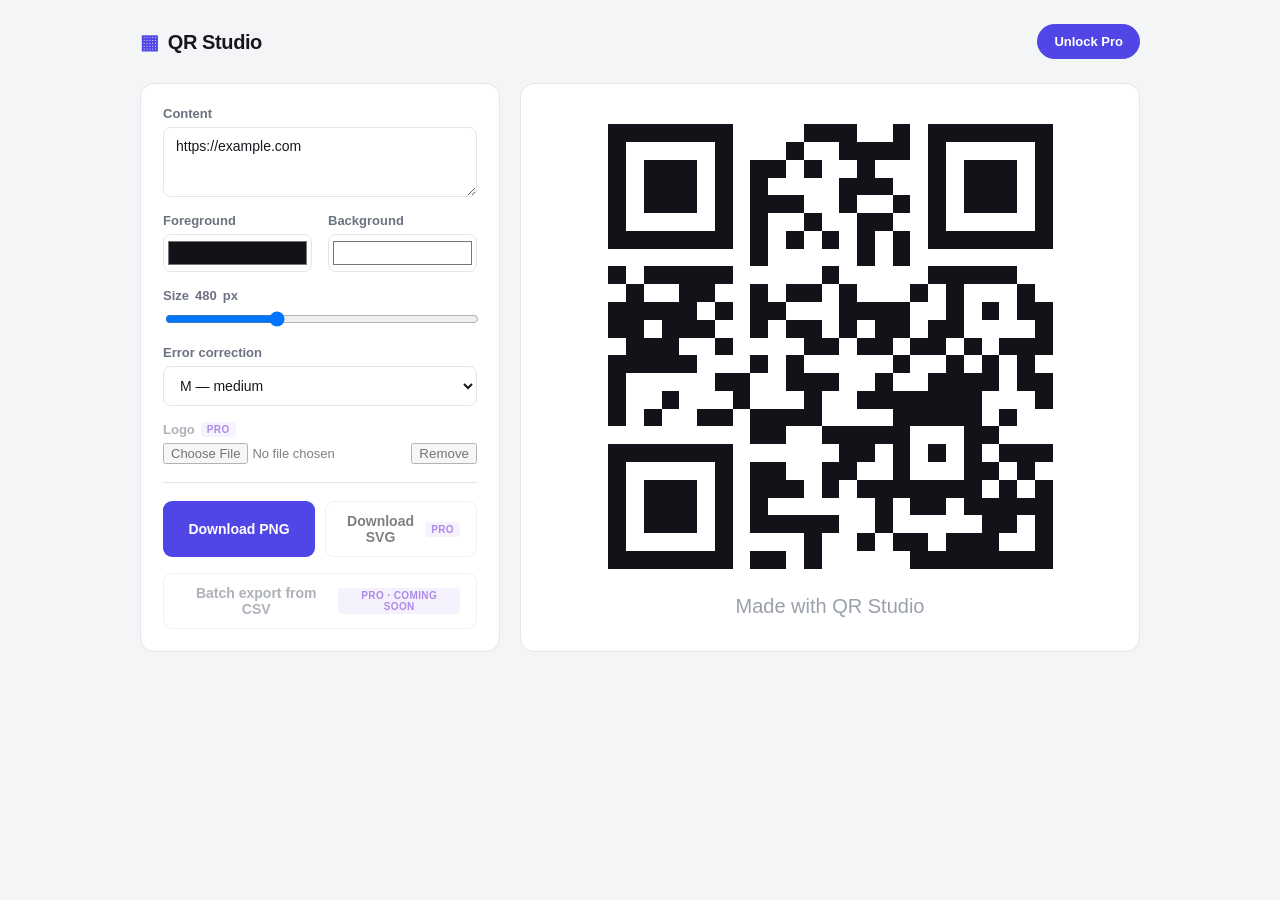
<file: index.html>
<!DOCTYPE html>
<html lang="en">
<head>
<meta charset="UTF-8">
<meta name="viewport" content="width=device-width, initial-scale=1.0">
<title>QR Studio — Custom QR Code Generator</title>
<meta name="description" content="Create branded QR codes with your own colors and logo. Free PNG export, Pro vector SVG for print.">
<link rel="stylesheet" href="style.css">
</head>
<body>
  <div id="app">
    <header class="topbar">
      <div class="brand">
        <span class="brand-mark">▦</span> QR Studio
      </div>
      <button id="pro-badge" class="pro-badge">Unlock Pro</button>
    </header>

    <main class="layout">
      <section class="panel controls">
        <label class="field">
          <span class="field-label">Content</span>
          <textarea id="content-input" rows="3" placeholder="https://example.com or any text">https://example.com</textarea>
        </label>

        <div class="field-row">
          <label class="field">
            <span class="field-label">Foreground</span>
            <input type="color" id="fg-color" value="#111318">
          </label>
          <label class="field">
            <span class="field-label">Background</span>
            <input type="color" id="bg-color" value="#ffffff">
          </label>
        </div>

        <label class="field">
          <span class="field-label">Size <span id="size-value">480</span>px</span>
          <input type="range" id="size-input" min="200" max="1000" step="20" value="480">
        </label>

        <label class="field">
          <span class="field-label">Error correction</span>
          <select id="ecl-input">
            <option value="L">L — low (smallest)</option>
            <option value="M" selected>M — medium</option>
            <option value="Q">Q — quartile</option>
            <option value="H">H — high (best with logo)</option>
          </select>
        </label>

        <div class="field pro-field" id="logo-field">
          <span class="field-label">Logo <span class="tag">Pro</span></span>
          <div class="logo-row">
            <input type="file" id="logo-input" accept="image/*">
            <button id="logo-clear" type="button">Remove</button>
          </div>
        </div>

        <div class="divider"></div>

        <div class="export-row">
          <button id="export-png" class="btn btn-primary">Download PNG</button>
          <button id="export-svg" class="btn btn-secondary pro-field" data-pro-gate="1">
            Download SVG <span class="tag">Pro</span>
          </button>
        </div>
        <button id="export-batch" class="btn btn-ghost pro-field" data-pro-gate="1" disabled>
          Batch export from CSV <span class="tag">Pro · coming soon</span>
        </button>
      </section>

      <section class="panel preview">
        <canvas id="preview-canvas"></canvas>
      </section>
    </main>
  </div>

  <div id="unlock-modal" class="modal-overlay hidden">
    <div class="modal">
      <button class="modal-close" id="modal-close">&times;</button>
      <h2>Unlock QR Studio Pro</h2>
      <ul class="pro-list">
        <li>Embed your logo in the QR code</li>
        <li>Export crisp vector SVG for print</li>
        <li>Remove the "Made with QR Studio" watermark</li>
        <li>Batch export from a CSV list (coming soon)</li>
      </ul>
      <a id="buy-link" class="btn btn-primary buy-btn" href="#" target="_blank" rel="noopener">Buy Pro — one-time payment</a>
      <p class="modal-hint">Already purchased? Enter the unlock code you received:</p>
      <div class="unlock-row">
        <input type="text" id="unlock-code" placeholder="Unlock code">
        <button id="unlock-submit" class="btn btn-secondary">Unlock</button>
      </div>
      <p class="modal-error hidden" id="unlock-error">That code doesn't look right.</p>
    </div>
  </div>

  <div id="toast" class="toast hidden"></div>

  <script src="vendor/qrcode.min.js"></script>
  <script src="script.js"></script>
</body>
</html>
</file>
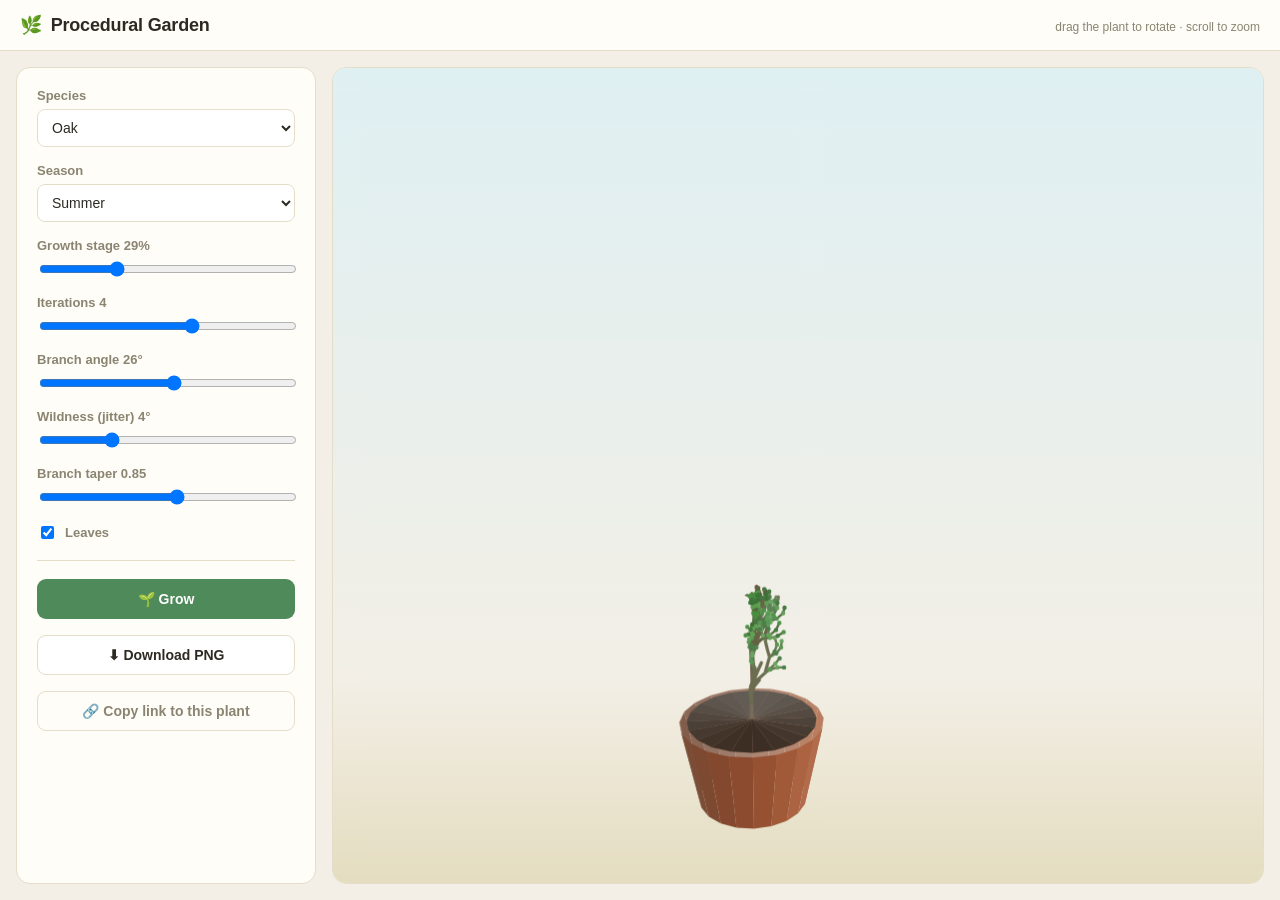
<file: garden/index.html>
<!DOCTYPE html>
<html lang="en">
<head>
<meta charset="UTF-8">
<meta name="viewport" content="width=device-width, initial-scale=1.0">
<title>Procedural Garden — L-system tree generator</title>
<meta name="description" content="Grow unique procedural trees and plants from L-system grammars.">
<link rel="stylesheet" href="style.css">
</head>
<body>
  <div id="app">
    <header class="topbar">
      <div class="brand"><span class="brand-mark">🌿</span> Procedural Garden</div>
      <div class="hint" id="hint-text">drag the plant to rotate · scroll to zoom</div>
    </header>

    <main class="layout">
      <section class="panel controls">
        <label class="field">
          <span class="field-label">Species</span>
          <select id="preset-input">
            <optgroup label="Real species">
              <option value="oak" selected>Oak</option>
              <option value="willow">Weeping Willow</option>
              <option value="pine">Pine</option>
              <option value="sakura">Sakura</option>
              <option value="bonsai">Bonsai Juniper</option>
            </optgroup>
            <optgroup label="Abstract">
              <option value="fractalPlant">Fractal Plant</option>
              <option value="binaryTree">Young Sapling</option>
              <option value="bushyShrub">Bushy Shrub</option>
              <option value="sparseTree">Sparse Tree</option>
            </optgroup>
          </select>
        </label>

        <label class="field">
          <span class="field-label">Season</span>
          <select id="season-input">
            <option value="spring">Spring</option>
            <option value="summer" selected>Summer</option>
            <option value="autumn">Autumn</option>
            <option value="winter">Winter</option>
          </select>
        </label>

        <label class="field">
          <span class="field-label">Growth stage <span id="age-value">100</span>%</span>
          <input type="range" id="age-input" min="0" max="100" step="1" value="100">
        </label>

        <label class="field">
          <span class="field-label">Iterations <span id="iter-value">5</span></span>
          <input type="range" id="iter-input" min="1" max="6" step="1" value="5">
        </label>

        <label class="field">
          <span class="field-label">Branch angle <span id="angle-value">22</span>°</span>
          <input type="range" id="angle-input" min="5" max="45" step="1" value="22">
        </label>

        <label class="field">
          <span class="field-label">Wildness (jitter) <span id="jitter-value">4</span>°</span>
          <input type="range" id="jitter-input" min="0" max="15" step="1" value="4">
        </label>

        <label class="field">
          <span class="field-label">Branch taper <span id="decay-value">0.90</span></span>
          <input type="range" id="decay-input" min="0.7" max="0.98" step="0.01" value="0.90">
        </label>

        <label class="field field-inline">
          <input type="checkbox" id="leaves-input" checked>
          <span class="field-label">Leaves</span>
        </label>

        <div class="divider"></div>

        <button id="grow-btn" class="btn btn-primary">🌱 Grow</button>
        <button id="download-btn" class="btn btn-secondary">⬇ Download PNG</button>
        <button id="share-btn" class="btn btn-ghost">🔗 Copy link to this plant</button>
      </section>

      <section class="panel preview">
        <canvas id="tree-canvas"></canvas>
      </section>
    </main>
  </div>

  <div id="toast" class="toast"></div>

  <script src="script.js"></script>
</body>
</html>
</file>
<file: style.css>
:root {
  --bg: #f4f5f7;
  --panel: #ffffff;
  --border: #e3e5ea;
  --text: #16181d;
  --muted: #6b7280;
  --accent: #4f46e5;
  --accent-ink: #ffffff;
  --danger: #dc2626;
}

* { box-sizing: border-box; }

html, body {
  margin: 0;
  min-height: 100%;
  background: var(--bg);
  color: var(--text);
  font-family: -apple-system, "Segoe UI", Roboto, Helvetica, Arial, sans-serif;
}

#app {
  max-width: 1040px;
  margin: 0 auto;
  padding: 0 20px 60px;
}

.topbar {
  display: flex;
  align-items: center;
  justify-content: space-between;
  padding: 24px 0;
}

.brand {
  font-size: 20px;
  font-weight: 800;
  letter-spacing: -0.02em;
}

.brand-mark {
  color: var(--accent);
  margin-right: 4px;
}

.pro-badge {
  font-family: inherit;
  font-size: 13px;
  font-weight: 700;
  padding: 9px 16px;
  border-radius: 999px;
  border: 1px solid var(--accent);
  background: var(--accent);
  color: var(--accent-ink);
  cursor: pointer;
}

.pro-badge.is-pro {
  background: #ecfdf5;
  border-color: #10b981;
  color: #047857;
  cursor: default;
}

.layout {
  display: grid;
  grid-template-columns: 360px 1fr;
  gap: 20px;
}

@media (max-width: 760px) {
  .layout { grid-template-columns: 1fr; }
}

.panel {
  background: var(--panel);
  border: 1px solid var(--border);
  border-radius: 14px;
  padding: 22px;
}

.controls { display: flex; flex-direction: column; gap: 16px; }

.field { display: flex; flex-direction: column; gap: 6px; }

.field-row { display: flex; gap: 16px; }
.field-row .field { flex: 1; }

.field-label {
  font-size: 13px;
  font-weight: 600;
  color: var(--muted);
  display: flex;
  align-items: center;
  gap: 6px;
}

textarea, select, input[type="text"] {
  font-family: inherit;
  font-size: 14px;
  padding: 10px 12px;
  border-radius: 8px;
  border: 1px solid var(--border);
  background: #fff;
  color: var(--text);
  resize: vertical;
}

input[type="color"] {
  width: 100%;
  height: 38px;
  padding: 2px;
  border-radius: 8px;
  border: 1px solid var(--border);
  background: #fff;
  cursor: pointer;
}

input[type="range"] { width: 100%; }

input[type="file"] { font-size: 13px; flex: 1; min-width: 0; }

.logo-row { display: flex; gap: 8px; align-items: center; }

.tag {
  font-size: 10px;
  font-weight: 800;
  letter-spacing: 0.04em;
  text-transform: uppercase;
  padding: 2px 6px;
  border-radius: 4px;
  background: #ede9fe;
  color: #6d28d9;
}

.pro-field.locked { opacity: 0.55; }
.pro-field.locked input, .pro-field.locked select { pointer-events: none; }

.divider { height: 1px; background: var(--border); margin: 2px 0; }

.export-row { display: flex; gap: 10px; }

.btn {
  font-family: inherit;
  font-size: 14px;
  font-weight: 600;
  padding: 11px 16px;
  border-radius: 9px;
  border: 1px solid transparent;
  cursor: pointer;
  text-align: center;
  text-decoration: none;
  display: inline-flex;
  align-items: center;
  justify-content: center;
  gap: 6px;
  flex: 1;
}

.btn-primary { background: var(--accent); color: #fff; }
.btn-secondary { background: #fff; border-color: var(--border); color: var(--text); }
.btn-ghost { background: transparent; border-color: var(--border); color: var(--muted); width: 100%; }
.btn[disabled] { cursor: not-allowed; }

.preview {
  display: flex;
  align-items: center;
  justify-content: center;
  min-height: 420px;
}

#preview-canvas {
  max-width: 100%;
  image-rendering: pixelated;
  border-radius: 10px;
}

.modal-overlay {
  position: fixed;
  inset: 0;
  background: rgba(10, 10, 15, 0.5);
  display: flex;
  align-items: center;
  justify-content: center;
  padding: 20px;
}

.modal-overlay.hidden { display: none; }

.modal {
  position: relative;
  background: #fff;
  border-radius: 16px;
  padding: 28px;
  max-width: 420px;
  width: 100%;
}

.modal-close {
  position: absolute;
  top: 14px;
  right: 14px;
  font-size: 20px;
  background: none;
  border: none;
  color: var(--muted);
  cursor: pointer;
}

.modal h2 { margin: 0 0 14px; font-size: 19px; }

.pro-list {
  margin: 0 0 18px;
  padding-left: 18px;
  font-size: 14px;
  line-height: 1.9;
  color: var(--text);
}

.buy-btn { width: 100%; margin-bottom: 18px; }

.modal-hint { font-size: 13px; color: var(--muted); margin: 0 0 8px; }

.unlock-row { display: flex; gap: 8px; }
.unlock-row input { flex: 1; }

.modal-error { color: var(--danger); font-size: 13px; margin: 8px 0 0; }
.modal-error.hidden { display: none; }

.toast {
  position: fixed;
  left: 50%;
  bottom: 28px;
  transform: translateX(-50%);
  background: #111318;
  color: #fff;
  padding: 12px 18px;
  border-radius: 9px;
  font-size: 14px;
  transition: opacity 200ms ease;
}

.toast.hidden { opacity: 0; pointer-events: none; }
</file>
<file: garden/style.css>
:root {
  --bg: #f3efe6;
  --panel: #fffdf8;
  --border: #e4ddc9;
  --text: #2c2a22;
  --muted: #8a8471;
  --accent: #4f8a5b;
  --accent-ink: #ffffff;
}

* { box-sizing: border-box; }

html, body {
  margin: 0;
  height: 100%;
  background: var(--bg);
  color: var(--text);
  font-family: -apple-system, "Segoe UI", Roboto, sans-serif;
  overflow: hidden;
}

#app {
  display: flex;
  flex-direction: column;
  height: 100vh;
}

.topbar {
  display: flex;
  align-items: baseline;
  justify-content: space-between;
  gap: 12px;
  padding: 14px 20px;
  background: var(--panel);
  border-bottom: 1px solid var(--border);
  flex-wrap: wrap;
}

.brand {
  font-size: 18px;
  font-weight: 800;
  letter-spacing: -0.01em;
}

.brand-mark { margin-right: 4px; }

.hint {
  font-size: 12px;
  color: var(--muted);
}

.layout {
  flex: 1;
  display: grid;
  grid-template-columns: 300px 1fr;
  gap: 16px;
  padding: 16px;
  min-height: 0;
}

@media (max-width: 720px) {
  .layout { grid-template-columns: 1fr; }
}

.panel {
  background: var(--panel);
  border: 1px solid var(--border);
  border-radius: 14px;
  padding: 20px;
}

.controls {
  display: flex;
  flex-direction: column;
  gap: 16px;
  overflow-y: auto;
}

.field { display: flex; flex-direction: column; gap: 6px; }

.field-inline {
  flex-direction: row;
  align-items: center;
  gap: 8px;
}

.field-label {
  font-size: 13px;
  font-weight: 600;
  color: var(--muted);
}

select, input[type="range"] { width: 100%; }

select {
  font-family: inherit;
  font-size: 14px;
  padding: 9px 10px;
  border-radius: 8px;
  border: 1px solid var(--border);
  background: #fff;
  color: var(--text);
}

.divider { height: 1px; background: var(--border); margin: 2px 0; }

.btn {
  font-family: inherit;
  font-size: 14px;
  font-weight: 600;
  padding: 11px 16px;
  border-radius: 9px;
  border: 1px solid transparent;
  cursor: pointer;
  width: 100%;
}

.btn-primary { background: var(--accent); color: var(--accent-ink); }
.btn-secondary { background: #fff; border-color: var(--border); color: var(--text); }
.btn-ghost { background: transparent; border-color: var(--border); color: var(--muted); }

.toast {
  position: fixed;
  left: 50%;
  bottom: 24px;
  transform: translateX(-50%);
  background: #2c2a22;
  color: #fff;
  padding: 10px 18px;
  border-radius: 8px;
  font-size: 13px;
  opacity: 0;
  pointer-events: none;
  transition: opacity 200ms ease;
}

.toast.show { opacity: 1; }

.preview {
  padding: 0;
  overflow: hidden;
  min-height: 0;
}

#tree-canvas {
  display: block;
  width: 100%;
  height: 100%;
  cursor: grab;
  touch-action: none;
}

#tree-canvas:active {
  cursor: grabbing;
}
</file>
